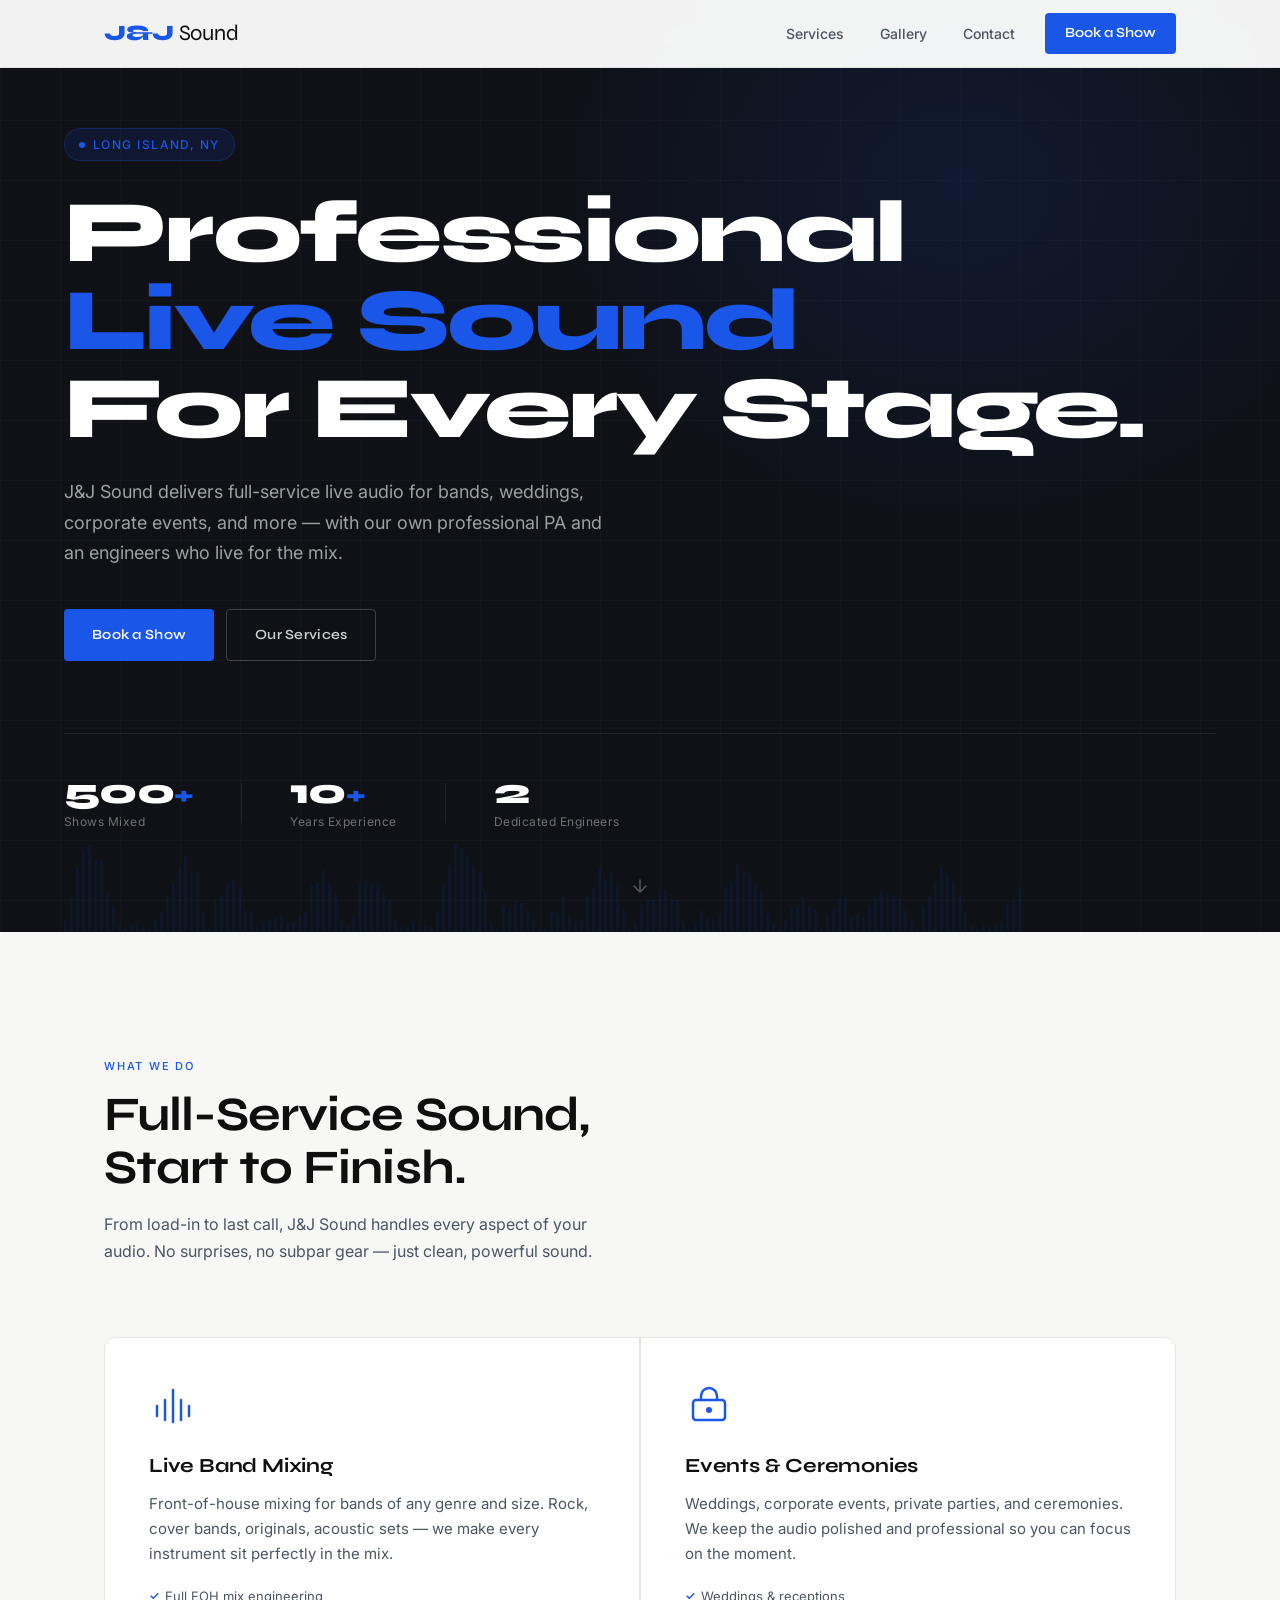
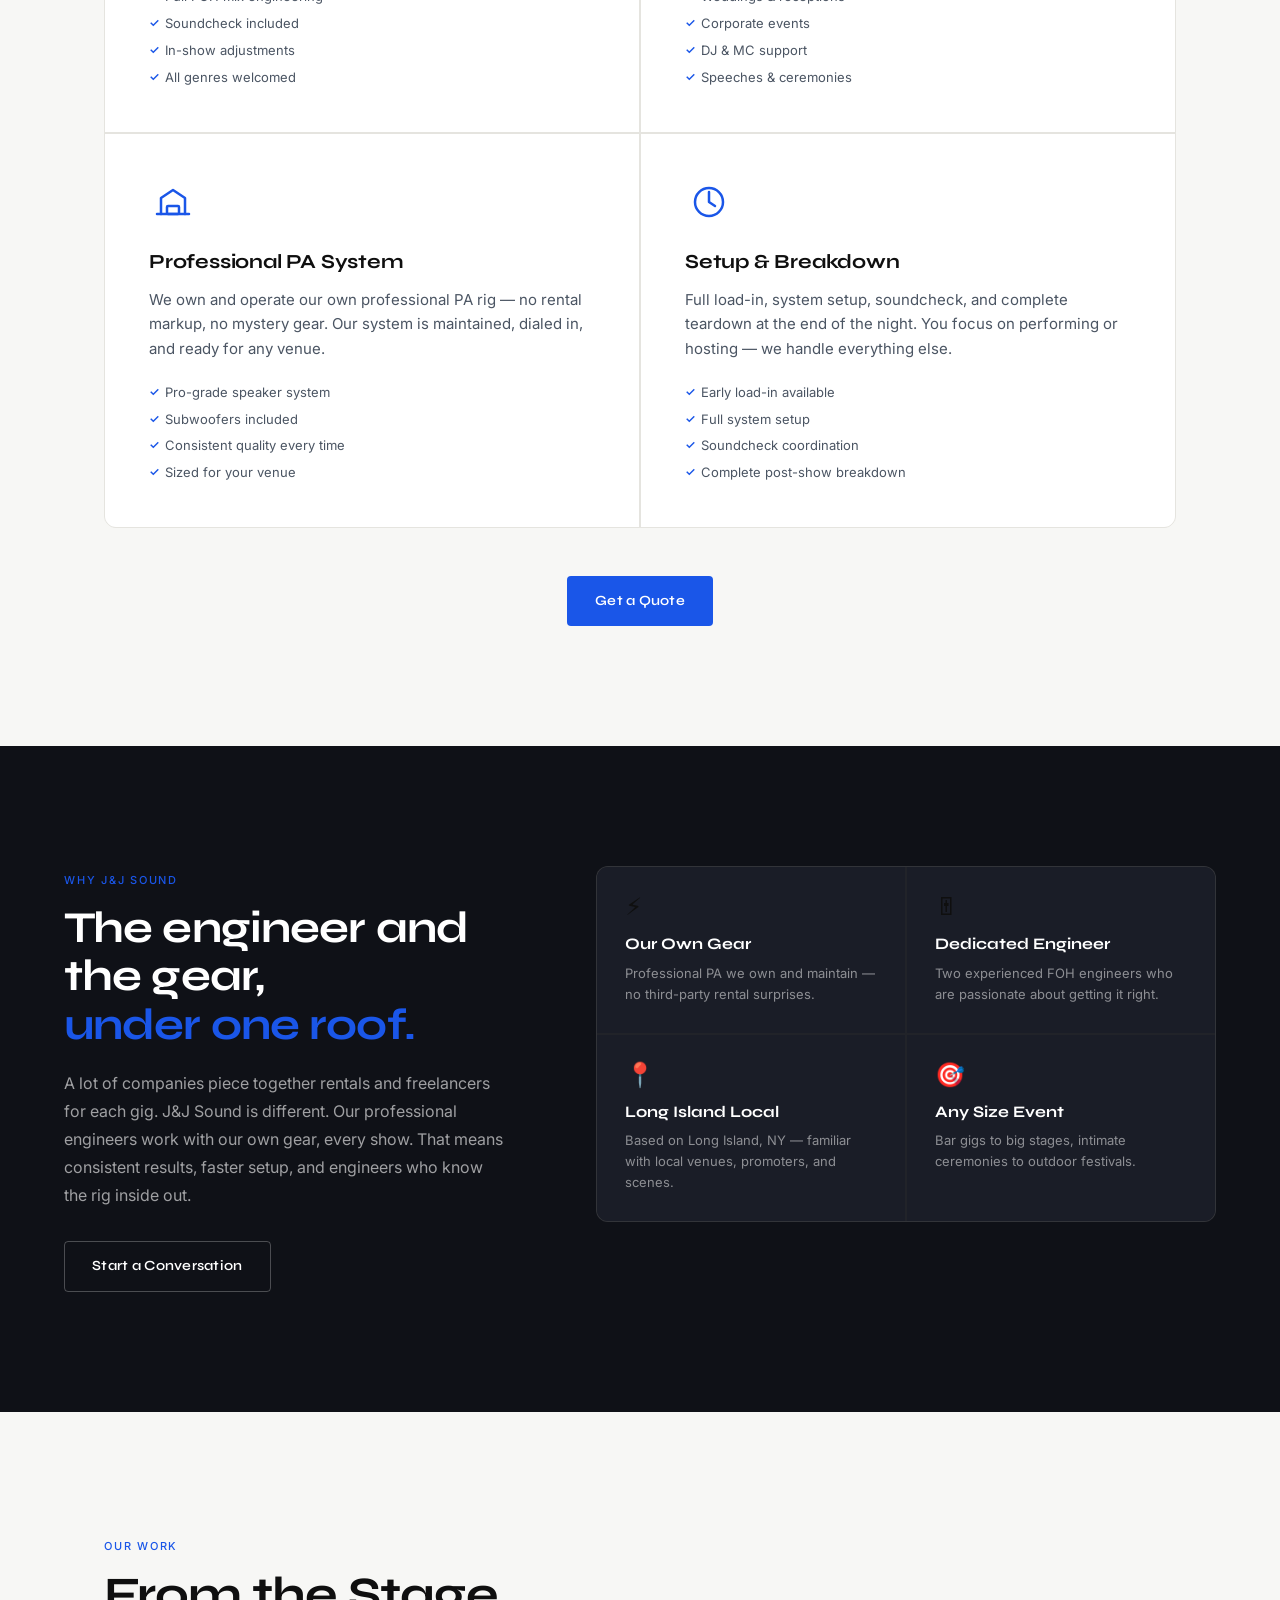
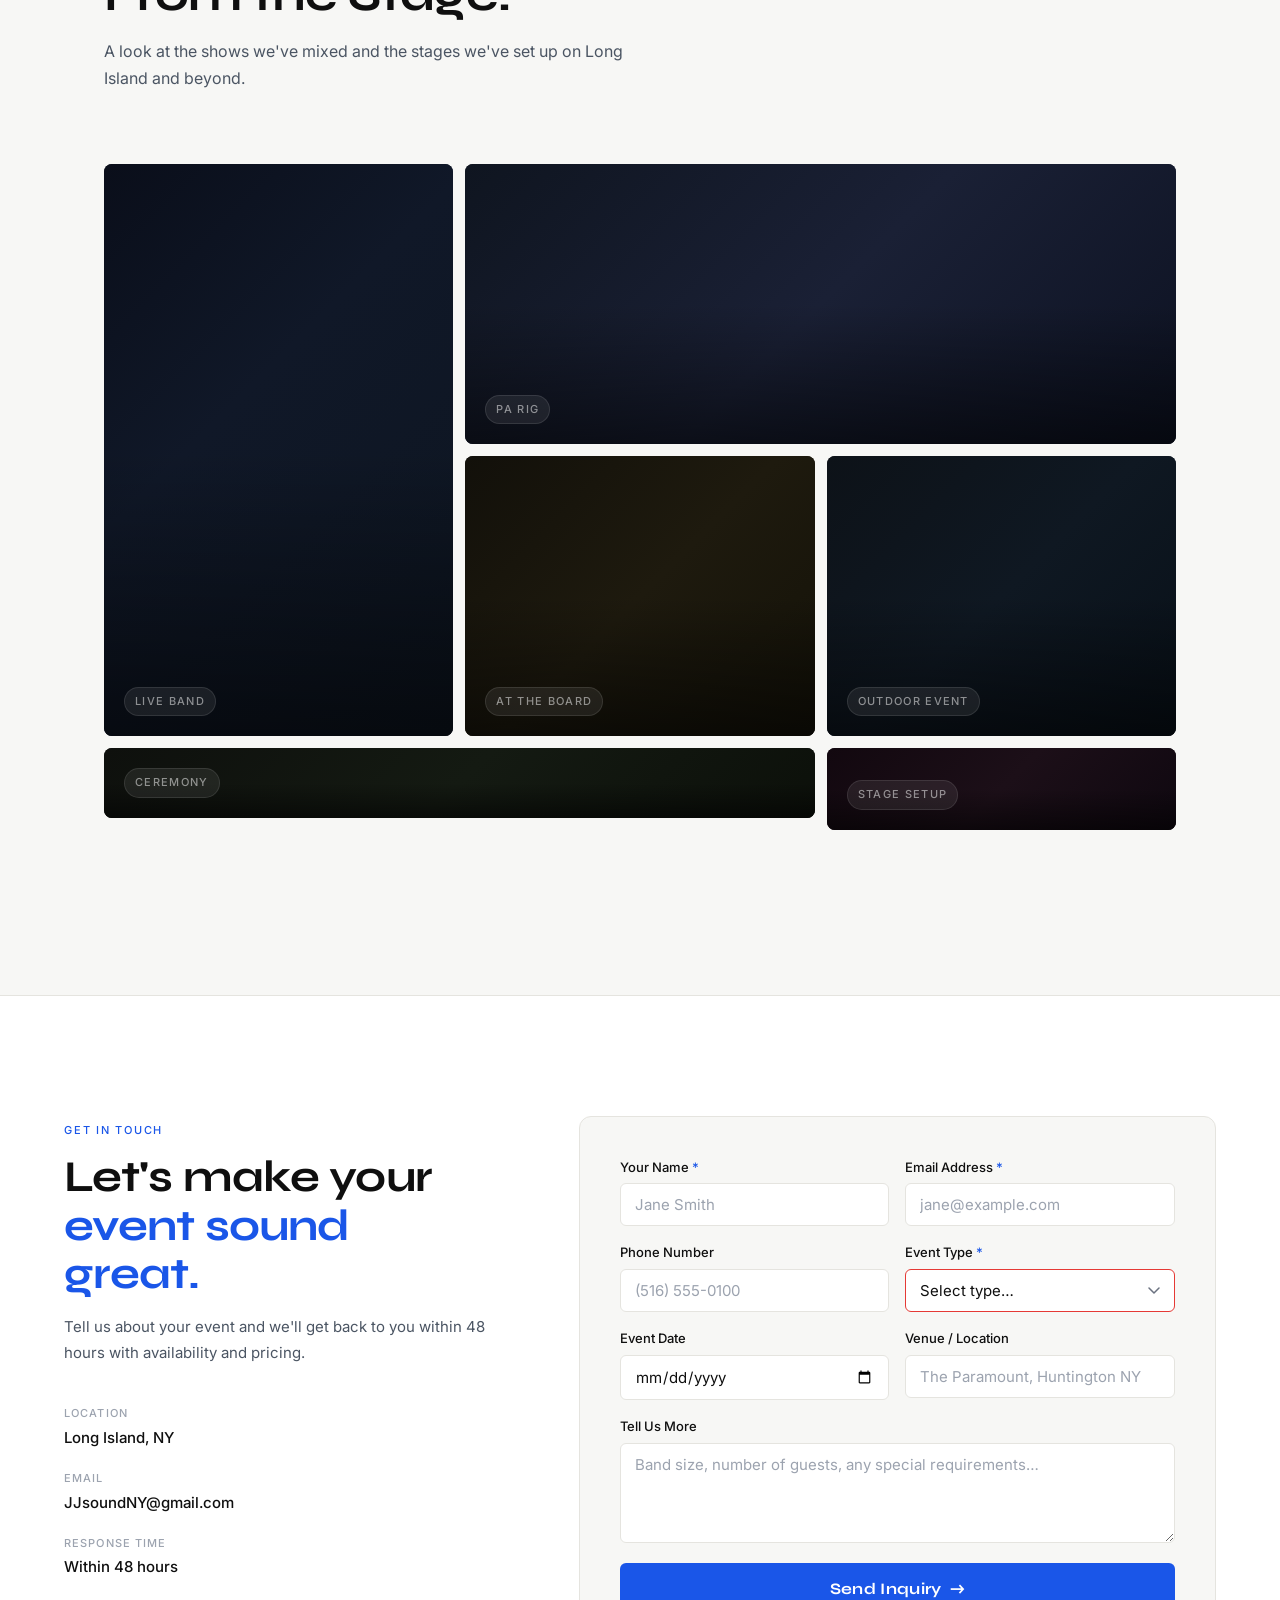
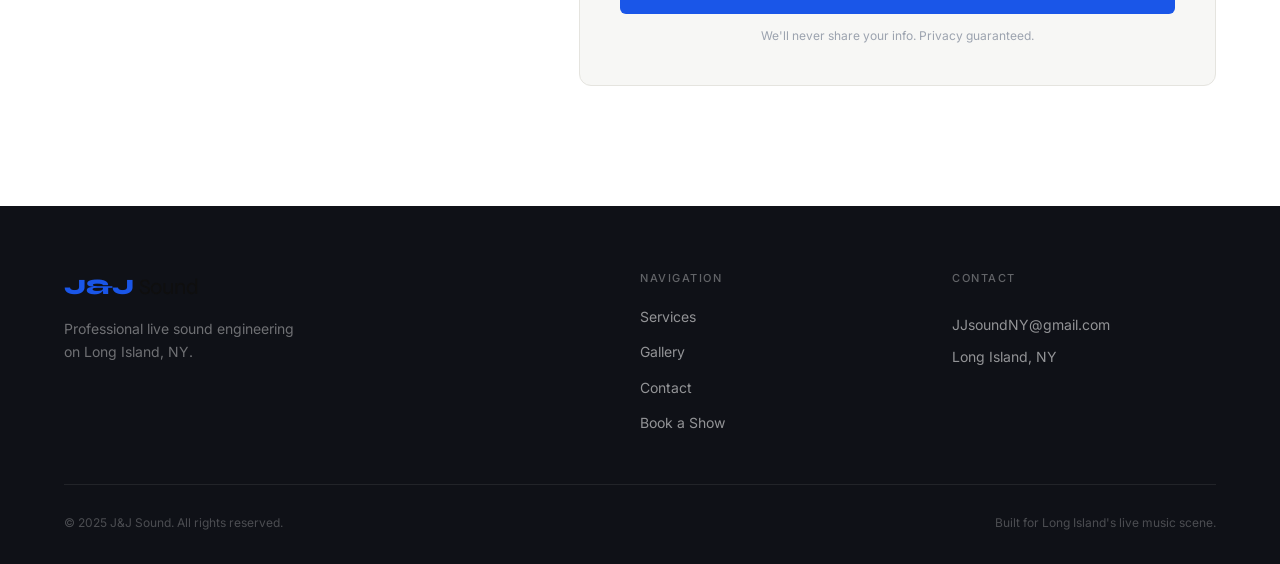
<file: jj-sound-preview.html>
<!DOCTYPE html>
<html lang="en">
<head>
  <meta charset="UTF-8" />
  <meta name="viewport" content="width=device-width, initial-scale=1.0" />
  <meta name="description" content="J&J Sound — Professional live sound engineering and PA system for bands and events on Long Island, NY." />
  <title>J&J Sound — Live Sound Engineering · Long Island, NY</title>
  <link rel="preconnect" href="https://fonts.googleapis.com" />
  <link rel="preconnect" href="https://fonts.gstatic.com" crossorigin />
  <link href="https://fonts.googleapis.com/css2?family=Syne:wght@400;500;600;700;800&family=Inter:wght@300;400;500&display=swap" rel="stylesheet" />
  <style>
/* =============================================
   J&J Sound — Stylesheet
   Palette: #0F1117 dark · #F7F7F5 light · #1A56E8 accent
   Type: Syne (display) · Inter (body)
   ============================================= */

/* ── Reset ── */
*, *::before, *::after { box-sizing: border-box; margin: 0; padding: 0; }

:root {
  --dark:       #0F1117;
  --dark-2:     #1A1D27;
  --dark-3:     #252833;
  --light:      #F7F7F5;
  --white:      #FFFFFF;
  --blue:       #1A56E8;
  --blue-dark:  #1344C0;
  --blue-glow:  rgba(26,86,232,0.15);
  --text:       #0F0F0F;
  --text-2:     #4B5563;
  --text-3:     #9CA3AF;
  --border:     #E5E4DF;
  --border-dark: rgba(255,255,255,0.08);

  --font-display: 'Syne', system-ui, sans-serif;
  --font-body:    'Inter', system-ui, sans-serif;

  --ease-out:    cubic-bezier(0.16, 1, 0.3, 1);
  --ease-smooth: cubic-bezier(0.4, 0, 0.2, 1);

  --nav-h: 68px;
  --max-w: 1200px;
  --pad:   clamp(20px, 5vw, 64px);
}

html { font-size: 16px; scroll-behavior: smooth; }

body {
  background: var(--light);
  color: var(--text);
  font-family: var(--font-body);
  font-size: 1rem;
  font-weight: 400;
  line-height: 1.6;
  overflow-x: hidden;
}

a { color: inherit; text-decoration: none; }
ul { list-style: none; }
img { display: block; width: 100%; }
button { font-family: inherit; cursor: pointer; border: none; background: none; }

/* ── Scroll reveal ── */
.reveal-up,
.reveal-left,
.reveal-right {
  opacity: 0;
  transition: opacity 0.75s var(--ease-out), transform 0.75s var(--ease-out);
}
.reveal-up    { transform: translateY(28px); }
.reveal-left  { transform: translateX(-28px); }
.reveal-right { transform: translateX(28px); }
.reveal-up.visible,
.reveal-left.visible,
.reveal-right.visible { opacity: 1; transform: none; }

@media (prefers-reduced-motion: reduce) {
  .reveal-up, .reveal-left, .reveal-right {
    opacity: 1; transform: none; transition: none;
  }
}

/* ── Layout helpers ── */
.section-eyebrow {
  display: inline-block;
  font-size: 0.6875rem;
  font-weight: 500;
  letter-spacing: 0.16em;
  text-transform: uppercase;
  color: var(--blue);
  margin-bottom: 14px;
}

.section-title {
  font-family: var(--font-display);
  font-size: clamp(2rem, 4.5vw, 3rem);
  font-weight: 700;
  line-height: 1.1;
  letter-spacing: -0.02em;
  color: var(--text);
}

.section-desc {
  font-size: 1rem;
  color: var(--text-2);
  max-width: 520px;
  margin-top: 16px;
  line-height: 1.7;
}

.section-header {
  margin-bottom: clamp(40px, 6vw, 72px);
}

/* ── Buttons ── */
.btn-primary {
  display: inline-flex;
  align-items: center;
  gap: 8px;
  background: var(--blue);
  color: #fff;
  font-family: var(--font-display);
  font-size: 0.875rem;
  font-weight: 600;
  letter-spacing: 0.02em;
  padding: 14px 28px;
  border-radius: 4px;
  transition: background 0.2s, transform 0.2s var(--ease-out), box-shadow 0.2s;
}
.btn-primary:hover, .btn-primary:focus-visible {
  background: var(--blue-dark);
  transform: translateY(-2px);
  box-shadow: 0 8px 24px rgba(26,86,232,0.3);
}

.btn-ghost {
  display: inline-flex;
  align-items: center;
  gap: 8px;
  background: transparent;
  color: rgba(255,255,255,0.8);
  font-family: var(--font-display);
  font-size: 0.875rem;
  font-weight: 600;
  letter-spacing: 0.02em;
  padding: 14px 28px;
  border-radius: 4px;
  border: 1px solid rgba(255,255,255,0.2);
  transition: border-color 0.2s, color 0.2s, background 0.2s;
}
.btn-ghost:hover, .btn-ghost:focus-visible {
  border-color: rgba(255,255,255,0.5);
  color: #fff;
  background: rgba(255,255,255,0.06);
}

.btn-outline {
  display: inline-flex;
  align-items: center;
  gap: 8px;
  background: transparent;
  color: var(--text);
  font-family: var(--font-display);
  font-size: 0.875rem;
  font-weight: 600;
  letter-spacing: 0.02em;
  padding: 13px 27px;
  border-radius: 4px;
  border: 1.5px solid var(--text);
  transition: background 0.2s, color 0.2s;
}
.btn-outline:hover, .btn-outline:focus-visible {
  background: var(--text);
  color: var(--white);
}

/* Focus styles */
:focus-visible {
  outline: 2px solid var(--blue);
  outline-offset: 3px;
  border-radius: 3px;
}

/* ── Navigation ── */
.nav {
  position: fixed;
  top: 0; left: 0; right: 0;
  z-index: 200;
  height: var(--nav-h);
  background: rgba(255,255,255,0.95);
  backdrop-filter: blur(12px);
  -webkit-backdrop-filter: blur(12px);
  border-bottom: 1px solid var(--border);
  transition: box-shadow 0.3s;
}
.nav.scrolled {
  box-shadow: 0 2px 20px rgba(0,0,0,0.08);
}

.nav__inner {
  max-width: var(--max-w);
  margin: 0 auto;
  padding: 0 var(--pad);
  height: 100%;
  display: flex;
  align-items: center;
  justify-content: space-between;
  gap: 32px;
}

.nav__logo {
  display: flex;
  align-items: baseline;
  gap: 5px;
  flex-shrink: 0;
}
.nav__logo-jj {
  font-family: var(--font-display);
  font-size: 1.375rem;
  font-weight: 800;
  letter-spacing: -0.02em;
  color: var(--blue);
}
.nav__logo-sound {
  font-family: var(--font-display);
  font-size: 1.375rem;
  font-weight: 400;
  letter-spacing: -0.01em;
  color: var(--text);
}

.nav__links {
  display: flex;
  align-items: center;
  gap: 8px;
}

.nav__link {
  font-size: 0.875rem;
  font-weight: 500;
  color: var(--text-2);
  padding: 8px 14px;
  border-radius: 4px;
  transition: color 0.2s, background 0.2s;
}
.nav__link:hover { color: var(--text); background: var(--light); }

.nav__cta {
  display: inline-flex;
  align-items: center;
  background: var(--blue);
  color: #fff;
  font-size: 0.875rem;
  font-weight: 600;
  font-family: var(--font-display);
  padding: 9px 20px;
  border-radius: 4px;
  margin-left: 8px;
  transition: background 0.2s, transform 0.2s var(--ease-out);
}
.nav__cta:hover { background: var(--blue-dark); transform: translateY(-1px); }

.nav__toggle {
  display: none;
  flex-direction: column;
  justify-content: center;
  gap: 5px;
  width: 36px;
  height: 36px;
  padding: 6px;
}
.nav__toggle span {
  display: block;
  width: 100%;
  height: 1.5px;
  background: var(--text);
  border-radius: 2px;
  transition: transform 0.3s var(--ease-out), opacity 0.3s;
}
.nav__toggle.open span:nth-child(1) { transform: translateY(6.5px) rotate(45deg); }
.nav__toggle.open span:nth-child(2) { opacity: 0; transform: scaleX(0); }
.nav__toggle.open span:nth-child(3) { transform: translateY(-6.5px) rotate(-45deg); }

.nav__mobile {
  position: fixed;
  inset: 0;
  top: var(--nav-h);
  background: rgba(255,255,255,0.98);
  backdrop-filter: blur(12px);
  z-index: 199;
  padding: 32px var(--pad);
  opacity: 0;
  pointer-events: none;
  transform: translateY(-8px);
  transition: opacity 0.3s var(--ease-out), transform 0.3s var(--ease-out);
}
.nav__mobile.open {
  opacity: 1;
  pointer-events: all;
  transform: translateY(0);
}
.nav__mobile ul {
  display: flex;
  flex-direction: column;
  gap: 4px;
}
.nav__mobile-link {
  display: block;
  font-family: var(--font-display);
  font-size: 1.5rem;
  font-weight: 600;
  color: var(--text);
  padding: 14px 0;
  border-bottom: 1px solid var(--border);
  transition: color 0.2s, padding-left 0.2s var(--ease-out);
}
.nav__mobile-link:hover { color: var(--blue); padding-left: 8px; }
.nav__mobile-link--cta { color: var(--blue); border-bottom: none; }

/* ── Hero ── */
.hero {
  min-height: 100svh;
  background: var(--dark);
  position: relative;
  display: flex;
  flex-direction: column;
  justify-content: center;
  padding: calc(var(--nav-h) + 60px) var(--pad) 100px;
  overflow: hidden;
}

.hero__bg {
  position: absolute;
  inset: 0;
  pointer-events: none;
  overflow: hidden;
}

/* Subtle grid lines */
.hero__bg::before {
  content: '';
  position: absolute;
  inset: 0;
  background-image:
    linear-gradient(rgba(255,255,255,0.02) 1px, transparent 1px),
    linear-gradient(90deg, rgba(255,255,255,0.02) 1px, transparent 1px);
  background-size: 60px 60px;
}

/* Blue glow accent */
.hero__bg::after {
  content: '';
  position: absolute;
  top: -20%;
  right: -10%;
  width: 70%;
  height: 80%;
  background: radial-gradient(ellipse, rgba(26,86,232,0.12) 0%, transparent 65%);
  pointer-events: none;
}

.hero__waveform {
  position: absolute;
  bottom: 0;
  left: 0;
  right: 0;
  height: 120px;
  display: flex;
  align-items: flex-end;
  gap: 3px;
  padding: 0 var(--pad);
  opacity: 0.12;
}

.hero__content {
  position: relative;
  z-index: 2;
  max-width: var(--max-w);
  width: 100%;
  margin: 0 auto;
}

.hero__badge {
  display: inline-flex;
  align-items: center;
  gap: 8px;
  font-size: 0.75rem;
  font-weight: 500;
  letter-spacing: 0.12em;
  text-transform: uppercase;
  color: var(--blue);
  background: rgba(26,86,232,0.12);
  border: 1px solid rgba(26,86,232,0.25);
  padding: 6px 14px;
  border-radius: 100px;
  margin-bottom: 28px;
}
.hero__badge::before {
  content: '';
  width: 6px; height: 6px;
  background: var(--blue);
  border-radius: 50%;
  flex-shrink: 0;
}

.hero__headline {
  font-family: var(--font-display);
  font-size: clamp(3rem, 8vw, 5.5rem);
  font-weight: 800;
  line-height: 1.0;
  letter-spacing: -0.03em;
  color: #fff;
  margin-bottom: 24px;
}

.hero__headline-accent {
  color: var(--blue);
  display: inline-block;
}

.hero__sub {
  font-size: clamp(1rem, 1.8vw, 1.125rem);
  color: rgba(255,255,255,0.6);
  max-width: 560px;
  line-height: 1.7;
  margin-bottom: 40px;
}

.hero__actions {
  display: flex;
  flex-wrap: wrap;
  gap: 12px;
  margin-bottom: 72px;
}

.hero__stats {
  display: flex;
  align-items: center;
  gap: clamp(24px, 4vw, 48px);
  padding-top: 40px;
  border-top: 1px solid var(--border-dark);
  max-width: var(--max-w);
  width: 100%;
  margin: 0 auto;
  position: relative;
  z-index: 2;
}

.hero__stat {
  display: flex;
  flex-direction: column;
  gap: 2px;
}

.hero__stat-num {
  font-family: var(--font-display);
  font-size: clamp(1.75rem, 3.5vw, 2.25rem);
  font-weight: 800;
  color: #fff;
  letter-spacing: -0.02em;
  line-height: 1;
}
.hero__stat-plus {
  font-size: 0.7em;
  color: var(--blue);
}
.hero__stat-label {
  font-size: 0.75rem;
  font-weight: 400;
  color: rgba(255,255,255,0.4);
  letter-spacing: 0.04em;
}
.hero__stat-divider {
  width: 1px;
  height: 40px;
  background: var(--border-dark);
  flex-shrink: 0;
}

.hero__scroll {
  position: absolute;
  bottom: 28px;
  left: 50%;
  transform: translateX(-50%);
  color: rgba(255,255,255,0.3);
  animation: bobDown 2s ease-in-out infinite;
  transition: color 0.2s;
  z-index: 2;
}
.hero__scroll:hover { color: rgba(255,255,255,0.7); }

@keyframes bobDown {
  0%, 100% { transform: translateX(-50%) translateY(0); }
  50%       { transform: translateX(-50%) translateY(5px); }
}
@media (prefers-reduced-motion: reduce) { .hero__scroll { animation: none; } }

/* ── Services ── */
.services {
  padding: clamp(80px, 10vw, 120px) var(--pad);
  max-width: var(--max-w);
  margin: 0 auto;
}

.services__grid {
  display: grid;
  grid-template-columns: repeat(2, 1fr);
  gap: 2px;
  background: var(--border);
  border: 1px solid var(--border);
  border-radius: 12px;
  overflow: hidden;
}

.services__card {
  background: var(--white);
  padding: clamp(28px, 4vw, 44px);
  transition: background 0.2s;
  position: relative;
}
.services__card:hover { background: #FAFAFA; }

.services__icon {
  width: 48px;
  height: 48px;
  color: var(--blue);
  margin-bottom: 20px;
}
.services__icon svg { width: 100%; height: 100%; }

.services__card-title {
  font-family: var(--font-display);
  font-size: 1.25rem;
  font-weight: 700;
  letter-spacing: -0.01em;
  margin-bottom: 10px;
  color: var(--text);
}

.services__card-desc {
  font-size: 0.9375rem;
  color: var(--text-2);
  line-height: 1.65;
  margin-bottom: 20px;
}

.services__features {
  display: flex;
  flex-direction: column;
  gap: 6px;
  margin-top: auto;
}
.services__features li {
  font-size: 0.8125rem;
  color: var(--text-2);
  padding-left: 16px;
  position: relative;
}
.services__features li::before {
  content: '✓';
  position: absolute;
  left: 0;
  color: var(--blue);
  font-weight: 600;
  font-size: 0.75rem;
}

.services__cta {
  margin-top: 48px;
  text-align: center;
}

/* ── Why J&J ── */
.why {
  background: var(--dark);
  padding: clamp(80px, 10vw, 120px) var(--pad);
}
.why__inner {
  max-width: var(--max-w);
  margin: 0 auto;
  display: grid;
  grid-template-columns: 5fr 7fr;
  gap: clamp(48px, 7vw, 100px);
  align-items: start;
}

.why .section-eyebrow { color: var(--blue); }

.why__title {
  font-family: var(--font-display);
  font-size: clamp(2rem, 4vw, 2.75rem);
  font-weight: 700;
  line-height: 1.1;
  letter-spacing: -0.02em;
  color: #fff;
  margin-bottom: 20px;
}
.why__title-accent { color: var(--blue); }

.why__body {
  font-size: 1rem;
  color: rgba(255,255,255,0.6);
  line-height: 1.75;
  margin-bottom: 32px;
}

.why .btn-outline {
  color: #fff;
  border-color: rgba(255,255,255,0.25);
}
.why .btn-outline:hover {
  background: #fff;
  color: var(--dark);
  border-color: #fff;
}

.why__pillars {
  display: grid;
  grid-template-columns: 1fr 1fr;
  gap: 2px;
  background: var(--border-dark);
  border: 1px solid var(--border-dark);
  border-radius: 12px;
  overflow: hidden;
}

.why__pillar {
  background: var(--dark-2);
  padding: 28px;
  transition: background 0.2s;
}
.why__pillar:hover { background: var(--dark-3); }

.why__pillar-icon {
  display: block;
  font-size: 1.5rem;
  margin-bottom: 12px;
  line-height: 1;
}
.why__pillar-title {
  font-family: var(--font-display);
  font-size: 1rem;
  font-weight: 700;
  color: #fff;
  margin-bottom: 6px;
}
.why__pillar-desc {
  font-size: 0.8125rem;
  color: rgba(255,255,255,0.5);
  line-height: 1.6;
}

/* ── Gallery ── */
.gallery {
  padding: clamp(80px, 10vw, 120px) var(--pad);
  max-width: var(--max-w);
  margin: 0 auto;
}

.gallery__grid {
  display: grid;
  grid-template-columns: repeat(3, 1fr);
  grid-template-rows: 280px 280px;
  gap: 12px;
}

.gallery__item { border-radius: 8px; overflow: hidden; position: relative; }
.gallery__item--tall  { grid-row: span 2; }
.gallery__item--wide  { grid-column: span 2; }

.gallery__placeholder {
  width: 100%;
  height: 100%;
  display: flex;
  align-items: flex-end;
  padding: 20px;
  position: relative;
  overflow: hidden;
  transition: transform 0.4s var(--ease-out);
}
.gallery__item:hover .gallery__placeholder { transform: scale(1.03); }

.gallery__placeholder::before {
  content: '';
  position: absolute;
  inset: 0;
  background: inherit;
}
.gallery__placeholder::after {
  content: '';
  position: absolute;
  inset: 0;
  background: linear-gradient(to top, rgba(0,0,0,0.55) 0%, transparent 50%);
}

.gp--1 { background: linear-gradient(135deg, #0a0e1a 0%, #101828 40%, #0d1520 100%); }
.gp--2 { background: linear-gradient(135deg, #0f1520 0%, #1a2035 50%, #0d1222 100%); }
.gp--3 { background: linear-gradient(135deg, #12100a 0%, #1e1a0e 50%, #141208 100%); }
.gp--4 { background: linear-gradient(135deg, #0d1218 0%, #0f1822 50%, #081018 100%); }
.gp--5 { background: linear-gradient(135deg, #0e100d 0%, #141a12 50%, #0c100a 100%); }
.gp--6 { background: linear-gradient(135deg, #12080f 0%, #1c0f18 50%, #0f0810 100%); }

/* Waveform shapes inside placeholders */
.gp--1::before {
  background: linear-gradient(135deg, #0a0e1a 0%, #101828 40%, #0d1520 100%),
    radial-gradient(ellipse at 30% 50%, rgba(26,86,232,0.2) 0%, transparent 60%);
}
.gp--2::before {
  background: linear-gradient(135deg, #0f1520 0%, #1a2035 50%, #0d1222 100%),
    radial-gradient(ellipse at 70% 60%, rgba(26,86,232,0.18) 0%, transparent 55%);
}
.gp--3::before {
  background: linear-gradient(135deg, #12100a 0%, #1e1a0e 50%, #141208 100%),
    radial-gradient(ellipse at 50% 40%, rgba(200,160,60,0.12) 0%, transparent 55%);
}

.gallery__label {
  position: relative;
  z-index: 1;
  font-size: 0.6875rem;
  font-weight: 500;
  letter-spacing: 0.12em;
  text-transform: uppercase;
  color: rgba(255,255,255,0.5);
  background: rgba(255,255,255,0.08);
  padding: 5px 10px;
  border-radius: 100px;
  border: 1px solid rgba(255,255,255,0.1);
}

.gallery__note {
  margin-top: 24px;
  font-size: 0.8125rem;
  color: var(--text-3);
  text-align: center;
}

/* ── Contact ── */
.contact {
  background: var(--white);
  border-top: 1px solid var(--border);
  padding: clamp(80px, 10vw, 120px) var(--pad);
}
.contact__inner {
  max-width: var(--max-w);
  margin: 0 auto;
  display: grid;
  grid-template-columns: 4fr 6fr;
  gap: clamp(48px, 7vw, 100px);
  align-items: start;
}

.contact__title {
  font-family: var(--font-display);
  font-size: clamp(1.875rem, 4vw, 2.75rem);
  font-weight: 700;
  line-height: 1.1;
  letter-spacing: -0.02em;
  color: var(--text);
  margin-bottom: 16px;
}
.contact__title-accent { color: var(--blue); }

.contact__desc {
  font-size: 0.9375rem;
  color: var(--text-2);
  line-height: 1.7;
  margin-bottom: 40px;
}

.contact__info {
  display: flex;
  flex-direction: column;
  gap: 20px;
}
.contact__info-item {
  display: flex;
  flex-direction: column;
  gap: 3px;
}
.contact__info-label {
  font-size: 0.6875rem;
  font-weight: 500;
  letter-spacing: 0.1em;
  text-transform: uppercase;
  color: var(--text-3);
}
.contact__info-value {
  font-size: 0.9375rem;
  font-weight: 500;
  color: var(--text);
}
.contact__info-link { transition: color 0.2s; }
.contact__info-link:hover { color: var(--blue); }

/* ── Form ── */
.form {
  background: var(--light);
  border: 1px solid var(--border);
  border-radius: 12px;
  padding: clamp(24px, 4vw, 40px);
}

.form__row {
  display: grid;
  grid-template-columns: 1fr 1fr;
  gap: 16px;
  margin-bottom: 16px;
}

.form__field {
  display: flex;
  flex-direction: column;
  gap: 6px;
}
.form__field--full { margin-bottom: 20px; }

.form__label {
  font-size: 0.8125rem;
  font-weight: 500;
  color: var(--text);
}
.form__label span { color: var(--blue); }

.form__input {
  font-family: var(--font-body);
  font-size: 0.9375rem;
  color: var(--text);
  background: var(--white);
  border: 1.5px solid var(--border);
  border-radius: 6px;
  padding: 11px 14px;
  width: 100%;
  transition: border-color 0.2s, box-shadow 0.2s;
  appearance: none;
  -webkit-appearance: none;
}
.form__input::placeholder { color: var(--text-3); }
.form__input:focus {
  outline: none;
  border-color: var(--blue);
  box-shadow: 0 0 0 3px var(--blue-glow);
}
.form__input:invalid:not(:placeholder-shown) {
  border-color: #E53935;
}

.form__select {
  background-image: url("data:image/svg+xml,%3Csvg xmlns='http://www.w3.org/2000/svg' width='12' height='8' viewBox='0 0 12 8' fill='none'%3E%3Cpath d='M1 1l5 5 5-5' stroke='%236B7280' stroke-width='1.5' stroke-linecap='round' stroke-linejoin='round'/%3E%3C/svg%3E");
  background-repeat: no-repeat;
  background-position: right 14px center;
  padding-right: 36px;
  cursor: pointer;
}

.form__textarea { resize: vertical; min-height: 100px; }

.form__submit {
  display: inline-flex;
  align-items: center;
  justify-content: center;
  gap: 8px;
  width: 100%;
  background: var(--blue);
  color: #fff;
  font-family: var(--font-display);
  font-size: 1rem;
  font-weight: 700;
  padding: 15px 28px;
  border-radius: 6px;
  transition: background 0.2s, transform 0.2s var(--ease-out), box-shadow 0.2s;
  margin-bottom: 12px;
}
.form__submit:hover {
  background: var(--blue-dark);
  transform: translateY(-2px);
  box-shadow: 0 8px 24px rgba(26,86,232,0.3);
}
.form__submit:disabled {
  opacity: 0.6;
  transform: none;
  cursor: not-allowed;
}
.form__submit-icon { font-size: 1.1em; transition: transform 0.2s; }
.form__submit:hover .form__submit-icon { transform: translateX(3px); }

.form__privacy {
  font-size: 0.75rem;
  color: var(--text-3);
  text-align: center;
}

.form__success {
  margin-top: 16px;
  padding: 14px 18px;
  background: #ECFDF5;
  border: 1px solid #6EE7B7;
  border-radius: 6px;
  color: #065F46;
  font-size: 0.875rem;
  text-align: center;
}

/* ── Footer ── */
.footer {
  background: var(--dark);
  padding: 64px var(--pad) 32px;
}
.footer__inner {
  max-width: var(--max-w);
  margin: 0 auto;
  display: grid;
  grid-template-columns: 2fr 1fr 1fr;
  gap: 48px;
  padding-bottom: 48px;
  border-bottom: 1px solid var(--border-dark);
  margin-bottom: 28px;
}

.footer__logo {
  display: flex;
  align-items: baseline;
  gap: 5px;
  margin-bottom: 12px;
}
.footer__tagline {
  font-size: 0.875rem;
  color: rgba(255,255,255,0.4);
  line-height: 1.65;
}

.footer__nav-heading {
  font-size: 0.6875rem;
  font-weight: 500;
  letter-spacing: 0.14em;
  text-transform: uppercase;
  color: rgba(255,255,255,0.35);
  margin-bottom: 16px;
}
.footer__nav ul, .footer__contact { display: flex; flex-direction: column; gap: 10px; }
.footer__nav a, .footer__contact p, .footer__contact a {
  font-size: 0.875rem;
  color: rgba(255,255,255,0.55);
  transition: color 0.2s;
}
.footer__nav a:hover, .footer__contact a:hover { color: #fff; }

.footer__bottom {
  max-width: var(--max-w);
  margin: 0 auto;
  display: flex;
  justify-content: space-between;
  align-items: center;
  gap: 16px;
}
.footer__copy, .footer__built {
  font-size: 0.75rem;
  color: rgba(255,255,255,0.25);
}

/* ── Responsive ── */
@media (max-width: 1024px) {
  .why__inner { grid-template-columns: 1fr 1fr; }
}

@media (max-width: 860px) {
  .nav__links { display: none; }
  .nav__cta   { display: none; }
  .nav__toggle { display: flex; }

  .services__grid { grid-template-columns: 1fr; }
  .why__inner { grid-template-columns: 1fr; gap: 48px; }
  .contact__inner { grid-template-columns: 1fr; }
  .gallery__grid {
    grid-template-columns: 1fr 1fr;
    grid-template-rows: auto;
  }
  .gallery__item--tall  { grid-row: span 1; }
  .gallery__item--wide  { grid-column: span 2; }

  .footer__inner { grid-template-columns: 1fr 1fr; }
}

@media (max-width: 600px) {
  .form__row { grid-template-columns: 1fr; }
  .hero__stats { flex-wrap: wrap; gap: 20px 32px; }
  .hero__stat-divider { display: none; }
  .why__pillars { grid-template-columns: 1fr; }
  .gallery__grid { grid-template-columns: 1fr; }
  .gallery__item--wide { grid-column: span 1; }
  .footer__inner { grid-template-columns: 1fr; gap: 32px; }
  .footer__bottom { flex-direction: column; align-items: flex-start; }
  .hero__headline { font-size: 2.1rem; }
}

  </style>
</head>
<body>

  <!-- NAV -->
  <header class="nav" id="nav">
    <div class="nav__inner">
      <a href="#hero" class="nav__logo" aria-label="J&J Sound home">
        <span class="nav__logo-jj">J&amp;J</span>
        <span class="nav__logo-sound">Sound</span>
      </a>
      <nav aria-label="Main navigation">
        <ul class="nav__links" role="list">
          <li><a href="#services" class="nav__link">Services</a></li>
          <li><a href="#gallery"  class="nav__link">Gallery</a></li>
          <li><a href="#contact"  class="nav__link">Contact</a></li>
          <li><a href="#contact"  class="nav__cta">Book a Show</a></li>
        </ul>
      </nav>
      <button class="nav__toggle" aria-label="Open menu" aria-expanded="false" aria-controls="mobileMenu">
        <span></span><span></span><span></span>
      </button>
    </div>
  </header>

  <!-- MOBILE NAV -->
  <div class="nav__mobile" id="mobileMenu" aria-hidden="true" role="dialog" aria-label="Mobile menu">
    <ul role="list">
      <li><a href="#services" class="nav__mobile-link">Services</a></li>
      <li><a href="#gallery"  class="nav__mobile-link">Gallery</a></li>
      <li><a href="#contact"  class="nav__mobile-link">Contact</a></li>
      <li><a href="#contact"  class="nav__mobile-link nav__mobile-link--cta">Book a Show</a></li>
    </ul>
  </div>

  <!-- HERO -->
  <section class="hero" id="hero">
    <div class="hero__bg" aria-hidden="true">
      <div class="hero__waveform">
        <!-- SVG waveform bars generated by JS -->
      </div>
    </div>
    <div class="hero__content">
      <p class="hero__badge reveal-up">Long Island, NY</p>
      <h1 class="hero__headline reveal-up">
        Professional<br />
        <span class="hero__headline-accent">Live Sound</span><br />
        For Every Stage.
      </h1>
      <p class="hero__sub reveal-up">
        J&amp;J Sound delivers full-service live audio for bands, weddings,
        corporate events, and more — with our own professional PA and an
        engineers who live for the mix.
      </p>
      <div class="hero__actions reveal-up">
        <a href="#contact" class="btn-primary">Book a Show</a>
        <a href="#services" class="btn-ghost">Our Services</a>
      </div>
    </div>
    <div class="hero__stats reveal-up" aria-label="Quick stats">
      <div class="hero__stat">
        <span class="hero__stat-num">500<span class="hero__stat-plus">+</span></span>
        <span class="hero__stat-label">Shows Mixed</span>
      </div>
      <div class="hero__stat-divider" aria-hidden="true"></div>
      <div class="hero__stat">
        <span class="hero__stat-num">10<span class="hero__stat-plus">+</span></span>
        <span class="hero__stat-label">Years Experience</span>
      </div>
      <div class="hero__stat-divider" aria-hidden="true"></div>
      <div class="hero__stat">
        <span class="hero__stat-num">2</span>
        <span class="hero__stat-label">Dedicated Engineers</span>
      </div>
    </div>
    <a href="#services" class="hero__scroll" aria-label="Scroll to services">
      <svg width="20" height="20" viewBox="0 0 20 20" fill="none" aria-hidden="true">
        <path d="M10 4v12M4 10l6 6 6-6" stroke="currentColor" stroke-width="1.5" stroke-linecap="round" stroke-linejoin="round"/>
      </svg>
    </a>
  </section>

  <!-- SERVICES -->
  <section class="services" id="services">
    <div class="section-header reveal-up">
      <p class="section-eyebrow">What We Do</p>
      <h2 class="section-title">Full-Service Sound,<br />Start to Finish.</h2>
      <p class="section-desc">
        From load-in to last call, J&amp;J Sound handles every aspect of your audio.
        No surprises, no subpar gear — just clean, powerful sound.
      </p>
    </div>

    <div class="services__grid">

      <div class="services__card reveal-up">
        <div class="services__icon" aria-hidden="true">
          <svg viewBox="0 0 48 48" fill="none" xmlns="http://www.w3.org/2000/svg">
            <path d="M8 34V24M16 38V18M24 40V8M32 38V18M40 34V24" stroke="currentColor" stroke-width="2.5" stroke-linecap="round"/>
          </svg>
        </div>
        <h3 class="services__card-title">Live Band Mixing</h3>
        <p class="services__card-desc">
          Front-of-house mixing for bands of any genre and size. Rock, cover bands,
          originals, acoustic sets — we make every instrument sit perfectly in the mix.
        </p>
        <ul class="services__features" aria-label="Included features">
          <li>Full FOH mix engineering</li>
          <li>Soundcheck included</li>
          <li>In-show adjustments</li>
          <li>All genres welcomed</li>
        </ul>
      </div>

      <div class="services__card reveal-up">
        <div class="services__icon" aria-hidden="true">
          <svg viewBox="0 0 48 48" fill="none" xmlns="http://www.w3.org/2000/svg">
            <rect x="8" y="18" width="32" height="20" rx="3" stroke="currentColor" stroke-width="2.5"/>
            <path d="M16 18V14a8 8 0 0116 0v4" stroke="currentColor" stroke-width="2.5" stroke-linecap="round"/>
            <circle cx="24" cy="28" r="3" fill="currentColor"/>
          </svg>
        </div>
        <h3 class="services__card-title">Events &amp; Ceremonies</h3>
        <p class="services__card-desc">
          Weddings, corporate events, private parties, and ceremonies. We keep the
          audio polished and professional so you can focus on the moment.
        </p>
        <ul class="services__features" aria-label="Included features">
          <li>Weddings &amp; receptions</li>
          <li>Corporate events</li>
          <li>DJ &amp; MC support</li>
          <li>Speeches &amp; ceremonies</li>
        </ul>
      </div>

      <div class="services__card reveal-up">
        <div class="services__icon" aria-hidden="true">
          <svg viewBox="0 0 48 48" fill="none" xmlns="http://www.w3.org/2000/svg">
            <path d="M12 36V20l12-8 12 8v16" stroke="currentColor" stroke-width="2.5" stroke-linecap="round" stroke-linejoin="round"/>
            <rect x="18" y="28" width="12" height="8" rx="1" stroke="currentColor" stroke-width="2.5"/>
            <path d="M8 36h32" stroke="currentColor" stroke-width="2.5" stroke-linecap="round"/>
          </svg>
        </div>
        <h3 class="services__card-title">Professional PA System</h3>
        <p class="services__card-desc">
          We own and operate our own professional PA rig — no rental markup, no
          mystery gear. Our system is maintained, dialed in, and ready for any venue.
        </p>
        <ul class="services__features" aria-label="Included features">
          <li>Pro-grade speaker system</li>
          <li>Subwoofers included</li>
          <li>Consistent quality every time</li>
          <li>Sized for your venue</li>
        </ul>
      </div>

      <div class="services__card reveal-up">
        <div class="services__icon" aria-hidden="true">
          <svg viewBox="0 0 48 48" fill="none" xmlns="http://www.w3.org/2000/svg">
            <circle cx="24" cy="24" r="14" stroke="currentColor" stroke-width="2.5"/>
            <path d="M24 14v10l6 4" stroke="currentColor" stroke-width="2.5" stroke-linecap="round" stroke-linejoin="round"/>
          </svg>
        </div>
        <h3 class="services__card-title">Setup &amp; Breakdown</h3>
        <p class="services__card-desc">
          Full load-in, system setup, soundcheck, and complete teardown at the end
          of the night. You focus on performing or hosting — we handle everything else.
        </p>
        <ul class="services__features" aria-label="Included features">
          <li>Early load-in available</li>
          <li>Full system setup</li>
          <li>Soundcheck coordination</li>
          <li>Complete post-show breakdown</li>
        </ul>
      </div>

    </div>

    <div class="services__cta reveal-up">
      <a href="#contact" class="btn-primary">Get a Quote</a>
    </div>
  </section>

  <!-- WHY J&J -->
  <section class="why" aria-label="Why choose J&J Sound">
    <div class="why__inner">
      <div class="why__text">
        <p class="section-eyebrow reveal-up">Why J&amp;J Sound</p>
        <h2 class="why__title reveal-up">
          The engineer and the gear,<br />
          <span class="why__title-accent">under one roof.</span>
        </h2>
        <p class="why__body reveal-up">
          A lot of companies piece together rentals and freelancers for each gig.
          J&amp;J Sound is different. Our professional engineers work with our own
          gear, every show. That means consistent results, faster setup, and
          engineers who know the rig inside out.
        </p>
        <a href="#contact" class="btn-outline reveal-up">Start a Conversation</a>
      </div>
      <div class="why__pillars reveal-up" role="list">
        <div class="why__pillar" role="listitem">
          <span class="why__pillar-icon" aria-hidden="true">⚡</span>
          <h3 class="why__pillar-title">Our Own Gear</h3>
          <p class="why__pillar-desc">Professional PA we own and maintain — no third-party rental surprises.</p>
        </div>
        <div class="why__pillar" role="listitem">
          <span class="why__pillar-icon" aria-hidden="true">🎚</span>
          <h3 class="why__pillar-title">Dedicated Engineer</h3>
          <p class="why__pillar-desc">Two experienced FOH engineers who are passionate about getting it right.</p>
        </div>
        <div class="why__pillar" role="listitem">
          <span class="why__pillar-icon" aria-hidden="true">📍</span>
          <h3 class="why__pillar-title">Long Island Local</h3>
          <p class="why__pillar-desc">Based on Long Island, NY — familiar with local venues, promoters, and scenes.</p>
        </div>
        <div class="why__pillar" role="listitem">
          <span class="why__pillar-icon" aria-hidden="true">🎯</span>
          <h3 class="why__pillar-title">Any Size Event</h3>
          <p class="why__pillar-desc">Bar gigs to big stages, intimate ceremonies to outdoor festivals.</p>
        </div>
      </div>
    </div>
  </section>

  <!-- GALLERY -->
  <section class="gallery" id="gallery">
    <div class="section-header reveal-up">
      <p class="section-eyebrow">Our Work</p>
      <h2 class="section-title">From the Stage.</h2>
      <p class="section-desc">A look at the shows we've mixed and the stages we've set up on Long Island and beyond.</p>
    </div>

    <div class="gallery__grid">
      <div class="gallery__item gallery__item--tall reveal-left"   aria-label="Live band performance photo placeholder">
        <div class="gallery__placeholder gp--1">
          <span class="gallery__label">Live Band</span>
        </div>
      </div>
      <div class="gallery__item gallery__item--wide reveal-up"    aria-label="PA system setup photo placeholder">
        <div class="gallery__placeholder gp--2">
          <span class="gallery__label">PA Rig</span>
        </div>
      </div>
      <div class="gallery__item gallery__item--square reveal-up"  aria-label="Sound engineer at console photo placeholder">
        <div class="gallery__placeholder gp--3">
          <span class="gallery__label">At the Board</span>
        </div>
      </div>
      <div class="gallery__item gallery__item--square reveal-left" aria-label="Outdoor event photo placeholder">
        <div class="gallery__placeholder gp--4">
          <span class="gallery__label">Outdoor Event</span>
        </div>
      </div>
      <div class="gallery__item gallery__item--wide reveal-right"  aria-label="Wedding ceremony audio photo placeholder">
        <div class="gallery__placeholder gp--5">
          <span class="gallery__label">Ceremony</span>
        </div>
      </div>
      <div class="gallery__item gallery__item--tall reveal-right"  aria-label="Stage setup photo placeholder">
        <div class="gallery__placeholder gp--6">
          <span class="gallery__label">Stage Setup</span>
        </div>
      </div>
    </div>

    <p class="gallery__note reveal-up">
      Photos coming soon — follow us on Instagram for live updates from every show.
    </p>
  </section>

  <!-- CONTACT / BOOKING -->
  <section class="contact" id="contact">
    <div class="contact__inner">
      <div class="contact__left">
        <p class="section-eyebrow reveal-up">Get in Touch</p>
        <h2 class="contact__title reveal-up">
          Let's make your<br />
          <span class="contact__title-accent">event sound great.</span>
        </h2>
        <p class="contact__desc reveal-up">
          Tell us about your event and we'll get back to you within 48 hours
          with availability and pricing.
        </p>
        <div class="contact__info reveal-up">
          <div class="contact__info-item">
            <span class="contact__info-label">Location</span>
            <span class="contact__info-value">Long Island, NY</span>
          </div>
          <div class="contact__info-item">
            <span class="contact__info-label">Email</span>
            <a href="mailto:JJsoundNY@gmail.com" class="contact__info-value contact__info-link">JJsoundNY@gmail.com</a>
          </div>
          <div class="contact__info-item">
            <span class="contact__info-label">Response time</span>
            <span class="contact__info-value">Within 48 hours</span>
          </div>
        </div>
      </div>

      <div class="contact__right reveal-up">
        <form class="form" id="bookingForm" novalidate>
          <div class="form__row">
            <div class="form__field">
              <label class="form__label" for="name">Your Name <span aria-hidden="true">*</span></label>
              <input class="form__input" type="text" id="name" name="name" autocomplete="name" required placeholder="Jane Smith" />
            </div>
            <div class="form__field">
              <label class="form__label" for="email">Email Address <span aria-hidden="true">*</span></label>
              <input class="form__input" type="email" id="email" name="email" autocomplete="email" required placeholder="jane@example.com" />
            </div>
          </div>
          <div class="form__row">
            <div class="form__field">
              <label class="form__label" for="phone">Phone Number</label>
              <input class="form__input" type="tel" id="phone" name="phone" autocomplete="tel" placeholder="(516) 555-0100" />
            </div>
            <div class="form__field">
              <label class="form__label" for="eventType">Event Type <span aria-hidden="true">*</span></label>
              <select class="form__input form__select" id="eventType" name="eventType" required>
                <option value="" disabled selected>Select type…</option>
                <option value="live-band">Live Band / Concert</option>
                <option value="wedding">Wedding / Reception</option>
                <option value="corporate">Corporate Event</option>
                <option value="private">Private Party</option>
                <option value="other">Other</option>
              </select>
            </div>
          </div>
          <div class="form__row">
            <div class="form__field">
              <label class="form__label" for="eventDate">Event Date</label>
              <input class="form__input" type="date" id="eventDate" name="eventDate" />
            </div>
            <div class="form__field">
              <label class="form__label" for="venue">Venue / Location</label>
              <input class="form__input" type="text" id="venue" name="venue" placeholder="The Paramount, Huntington NY" />
            </div>
          </div>
          <div class="form__field form__field--full">
            <label class="form__label" for="message">Tell Us More</label>
            <textarea class="form__input form__textarea" id="message" name="message" rows="4" placeholder="Band size, number of guests, any special requirements…"></textarea>
          </div>
          <button type="submit" class="btn-primary form__submit">
            <span class="form__submit-text">Send Inquiry</span>
            <span class="form__submit-icon" aria-hidden="true">→</span>
          </button>
          <p class="form__privacy">We'll never share your info. Privacy guaranteed.</p>
          <div class="form__success" id="formSuccess" role="alert" aria-live="polite" hidden>
            <strong>Message sent!</strong> We'll be in touch within 48 hours.
          </div>
        </form>
      </div>
    </div>
  </section>

  <!-- FOOTER -->
  <footer class="footer">
    <div class="footer__inner">
      <div class="footer__brand">
        <a href="#hero" class="footer__logo" aria-label="J&J Sound home">
          <span class="nav__logo-jj">J&amp;J</span>
          <span class="nav__logo-sound">Sound</span>
        </a>
        <p class="footer__tagline">Professional live sound engineering<br />on Long Island, NY.</p>
      </div>
      <nav class="footer__nav" aria-label="Footer navigation">
        <h3 class="footer__nav-heading">Navigation</h3>
        <ul role="list">
          <li><a href="#services">Services</a></li>
          <li><a href="#gallery">Gallery</a></li>
          <li><a href="#contact">Contact</a></li>
          <li><a href="#contact">Book a Show</a></li>
        </ul>
      </nav>
      <div class="footer__contact">
        <h3 class="footer__nav-heading">Contact</h3>
        <p><a href="mailto:JJsoundNY@gmail.com">JJsoundNY@gmail.com</a></p>
        <p>Long Island, NY</p>
      </div>
    </div>
    <div class="footer__bottom">
      <p class="footer__copy">© 2025 J&amp;J Sound. All rights reserved.</p>
      <p class="footer__built">Built for Long Island's live music scene.</p>
    </div>
  </footer>

  <script>
(function () {
  'use strict';

  const prefersReduced = window.matchMedia('(prefers-reduced-motion: reduce)').matches;

  /* ── Waveform generator ──
     Builds a row of SVG bars in the hero background that simulate
     an audio waveform — purely decorative. */
  (function buildWaveform() {
    const container = document.querySelector('.hero__waveform');
    if (!container) return;

    const barCount = Math.floor(window.innerWidth / 8);
    const frag = document.createDocumentFragment();

    for (let i = 0; i < barCount; i++) {
      const bar = document.createElement('div');
      // Pseudo-random heights that look like a real waveform
      const seed = Math.sin(i * 0.4) * 0.5 + Math.sin(i * 0.13) * 0.3 + Math.random() * 0.2;
      const height = Math.max(4, Math.abs(seed) * 110);
      bar.style.cssText = `
        flex-shrink: 0;
        width: 3px;
        height: ${height}px;
        background: rgba(26,86,232,0.6);
        border-radius: 2px 2px 0 0;
      `;
      frag.appendChild(bar);
    }
    container.appendChild(frag);

    // Animate bars subtly if motion is OK
    if (!prefersReduced) {
      let t = 0;
      const bars = container.querySelectorAll('div');
      function animateWave() {
        t += 0.015;
        bars.forEach((bar, i) => {
          const wave = Math.sin(t + i * 0.3) * 0.25 + 0.75;
          bar.style.transform = `scaleY(${wave})`;
          bar.style.transformOrigin = 'bottom';
        });
        requestAnimationFrame(animateWave);
      }
      requestAnimationFrame(animateWave);
    }
  })();

  /* ── Scroll reveal ── */
  (function initReveal() {
    const els = document.querySelectorAll('.reveal-up, .reveal-left, .reveal-right');

    if (!('IntersectionObserver' in window)) {
      els.forEach(el => el.classList.add('visible'));
      return;
    }

    // Stagger siblings in the same parent
    const parents = new Set([...els].map(el => el.parentElement));
    parents.forEach(parent => {
      const siblings = [...parent.querySelectorAll('.reveal-up, .reveal-left, .reveal-right')];
      siblings.forEach((el, i) => { el.dataset.delay = i * 90; });
    });

    const io = new IntersectionObserver((entries) => {
      entries.forEach(entry => {
        if (!entry.isIntersecting) return;
        const delay = parseInt(entry.target.dataset.delay) || 0;
        setTimeout(() => entry.target.classList.add('visible'), delay);
        io.unobserve(entry.target);
      });
    }, { threshold: 0.1, rootMargin: '0px 0px -32px 0px' });

    els.forEach(el => io.observe(el));
  })();

  /* ── Nav: shadow on scroll + hide/show on scroll direction ── */
  (function initNav() {
    const nav = document.querySelector('.nav');
    if (!nav) return;

    let lastY = 0;
    let ticking = false;

    window.addEventListener('scroll', () => {
      if (ticking) return;
      requestAnimationFrame(() => {
        const y = window.scrollY;
        nav.classList.toggle('scrolled', y > 10);

        if (!prefersReduced) {
          if (y > 120 && y > lastY) {
            nav.style.transform = 'translateY(-100%)';
            nav.style.transition = 'transform 0.3s cubic-bezier(0.4,0,0.2,1)';
          } else {
            nav.style.transform = '';
          }
        }

        lastY = Math.max(0, y);
        ticking = false;
      });
      ticking = true;
    }, { passive: true });
  })();

  /* ── Mobile nav ── */
  (function initMobileNav() {
    const toggle = document.querySelector('.nav__toggle');
    const menu   = document.getElementById('mobileMenu');
    if (!toggle || !menu) return;

    function close() {
      menu.classList.remove('open');
      toggle.classList.remove('open');
      toggle.setAttribute('aria-expanded', 'false');
      menu.setAttribute('aria-hidden', 'true');
      document.body.style.overflow = '';
    }

    toggle.addEventListener('click', () => {
      const isOpen = menu.classList.toggle('open');
      toggle.classList.toggle('open', isOpen);
      toggle.setAttribute('aria-expanded', String(isOpen));
      menu.setAttribute('aria-hidden', String(!isOpen));
      document.body.style.overflow = isOpen ? 'hidden' : '';
    });

    menu.querySelectorAll('.nav__mobile-link').forEach(link => {
      link.addEventListener('click', close);
    });

    document.addEventListener('keydown', e => {
      if (e.key === 'Escape' && menu.classList.contains('open')) close();
    });
  })();

  /* ── Booking form: client-side validation + Formspree submission ── */
  (function initForm() {
    const form    = document.getElementById('bookingForm');
    const success = document.getElementById('formSuccess');
    if (!form) return;

    // Formspree endpoint — sign up at formspree.io and replace REPLACE_ME with your form ID
    const FORMSPREE_URL = 'https://formspree.io/f/mkoezpvb';

    form.addEventListener('submit', async (e) => {
      e.preventDefault();

      const required = form.querySelectorAll('[required]');
      let valid = true;
      required.forEach(field => {
        field.classList.remove('form__input--error');
        if (!field.value.trim()) {
          field.classList.add('form__input--error');
          valid = false;
        }
      });

      if (!valid) {
        const first = form.querySelector('.form__input--error');
        if (first) first.focus();
        return;
      }

      const btn = form.querySelector('.form__submit');
      btn.disabled = true;
      btn.querySelector('.form__submit-text').textContent = 'Sending…';

      try {
        const response = await fetch(FORMSPREE_URL, {
          method: 'POST',
          body: new FormData(form),
          headers: { 'Accept': 'application/json' }
        });

        if (response.ok) {
          form.style.opacity = '0';
          form.style.transition = 'opacity 0.3s';
          setTimeout(() => {
            form.hidden = true;
            if (success) success.hidden = false;
          }, 300);
        } else {
          btn.disabled = false;
          btn.querySelector('.form__submit-text').textContent = 'Send Inquiry';
          alert('Something went wrong. Please email us directly at JJsoundNY@gmail.com');
        }
      } catch {
        btn.disabled = false;
        btn.querySelector('.form__submit-text').textContent = 'Send Inquiry';
        alert('Something went wrong. Please email us directly at JJsoundNY@gmail.com');
      }
    });
  })();

  /* ── Smooth scroll for anchor links ── */
  document.querySelectorAll('a[href^="#"]').forEach(link => {
    link.addEventListener('click', e => {
      const target = document.querySelector(link.getAttribute('href'));
      if (!target) return;
      e.preventDefault();
      const offset = parseInt(getComputedStyle(document.documentElement).getPropertyValue('--nav-h')) || 68;
      const top = target.getBoundingClientRect().top + window.scrollY - offset;
      window.scrollTo({ top, behavior: prefersReduced ? 'instant' : 'smooth' });
    });
  });

})();

  </script>
</body>
</html>
</file>
